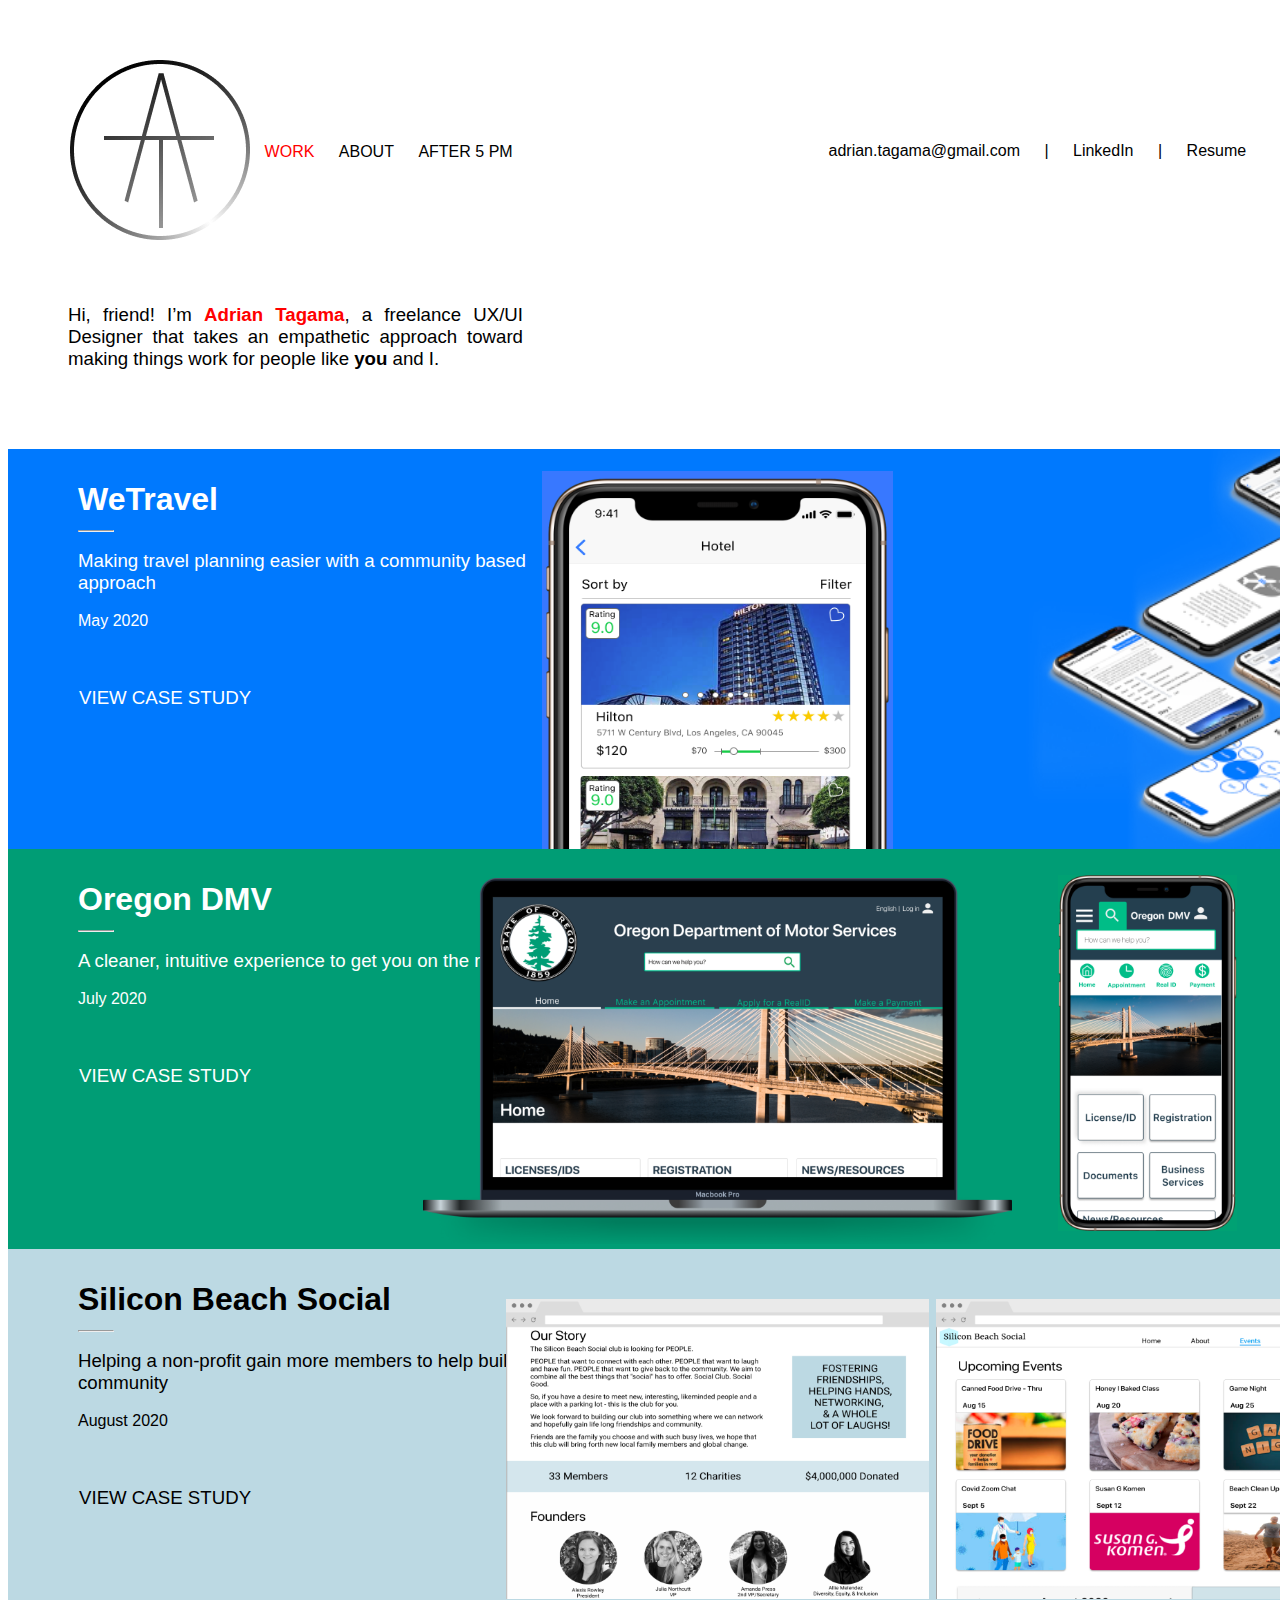
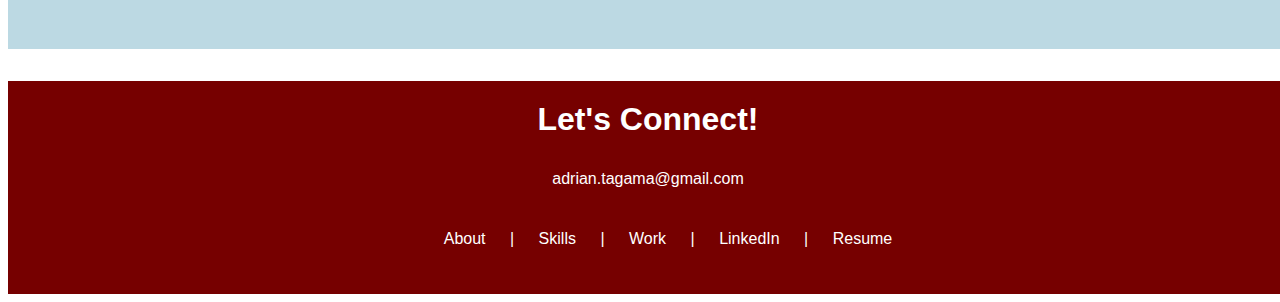
<file: index.html>
<!DOCTYPE html>
<html lang="en">
<head>
    <link rel="stylesheet" href="css/style.css" type="text/css">
    <meta charset="UTF-8">
    <meta name="viewport" content="width=device-width, initial-scale=1.0">
    <title>Adrian Tagama - Home</title>
</head>

<body>
    <header>
        <!-- LOGO -->
        <div class="inline-block logo">
            <img src="images/Logo.png">            
        </div>

        <!-- NAV -->
        <nav class="inline-block">
            <ul>
                <li class="inline-block" style="color:red;">WORK</li>
                <li class="inline-block">ABOUT</li>
                <li class="inline-block">AFTER 5 PM</li>
            </ul>
        </nav>
        <div class="inline-block" id="contact">
            <ul>
                <li class="inline-block">adrian.tagama@gmail.com</li>
                <li class="inline-block">|</li>
                <li class="inline-block">LinkedIn</li>
                <li class="inline-block">|</li>
                <li class="inline-block">Resume</li>
            </ul>
        </div>
    </header>
    
    <section>
        <div class="tag">
            <p class="tagline">
                Hi, friend! I’m <name style="color:red; font-weight: bold;">Adrian Tagama</name>, 
                a freelance UX/UI Designer that takes an empathetic approach toward making things 
                work for people like <b>you</b> and I.
            </p>
        </div>

        <div class="projects">
            <!-- WETRAVEL CARD -->
            <div class="wt inline-block">
                <div class="caseStudyInfo">
                    <p class="caseStudyTitle">
                        WeTravel
                    </p>
                    <hr class="separator">
                    <p class="caseStudyDescription">
                        Making travel planning easier with a community based approach
                    </p>
                    <p class="caseStudyDate">
                        May 2020
                    </p>
                    <button class="wtButton">VIEW CASE STUDY</button>
                </div>
                <div class="inline-block">
                    <img src="./images/WeTravel_Screenshot_Hotel.png" id="wtHotel">
                    <img src="./images/WeTravel_Mockups.png" id="wtMockups">
                </div>
            </div>

            <!-- OREGON DMV CARD -->
            <div class="oregon inline-block">
                <div class="caseStudyInfo">
                    <p class="caseStudyTitle">
                        Oregon DMV
                    </p>
                    <hr class="separator">
                    <p class="caseStudyDescription">
                        A cleaner, intuitive experience to get you on the road
                    </p>
                    <p class="caseStudyDate">
                        July 2020
                    </p>
                    <button class="dmvButton">VIEW CASE STUDY</button>
                </div>
                <div class="inline-block">
                    <img src="./images/oregon_desktop.png" id="dmvDesktop">
                    <img src="./images/oregon_mobile.png" id="dmvMobile">
                </div>
            </div>

            <!-- SILICON BEACH SOCIAL CARD -->
            <div class="sbs inline-block">
                <div class="caseStudyInfo">
                    <p class="caseStudyTitle">
                        Silicon Beach Social
                    </p>
                    <hr class="separator">
                    <p class="caseStudyDescription">
                        Helping a non-profit gain more members to help build their community
                    </p>
                    <p class="caseStudyDate">
                        August 2020
                    </p>
                    <button class="sbsButton">VIEW CASE STUDY</button>
                </div>
                <div class="inline-block">
                    <img src="./images/sbs-about_1.png" id="sbsAbout">
                    <img src="./images/sbs-events_1.png" id="sbsEvents">
                </div>
            </div>
        </div>
    </section>

    <footer>
        <p id="footerTagline">Let's Connect!</p>
        <p>adrian.tagama@gmail.com</p>
        <ul>
            <li class="inline-block">About</li>
            <li class="inline-block">|</li>
            <li class="inline-block">Skills</li>
            <li class="inline-block">|</li>
            <li class="inline-block">Work</li>
            <li class="inline-block">|</li>
            <li class="inline-block">LinkedIn</li>
            <li class="inline-block">|</li>
            <li class="inline-block">Resume</li>
        </ul>
    </footer>
</body>
</html>
</file>
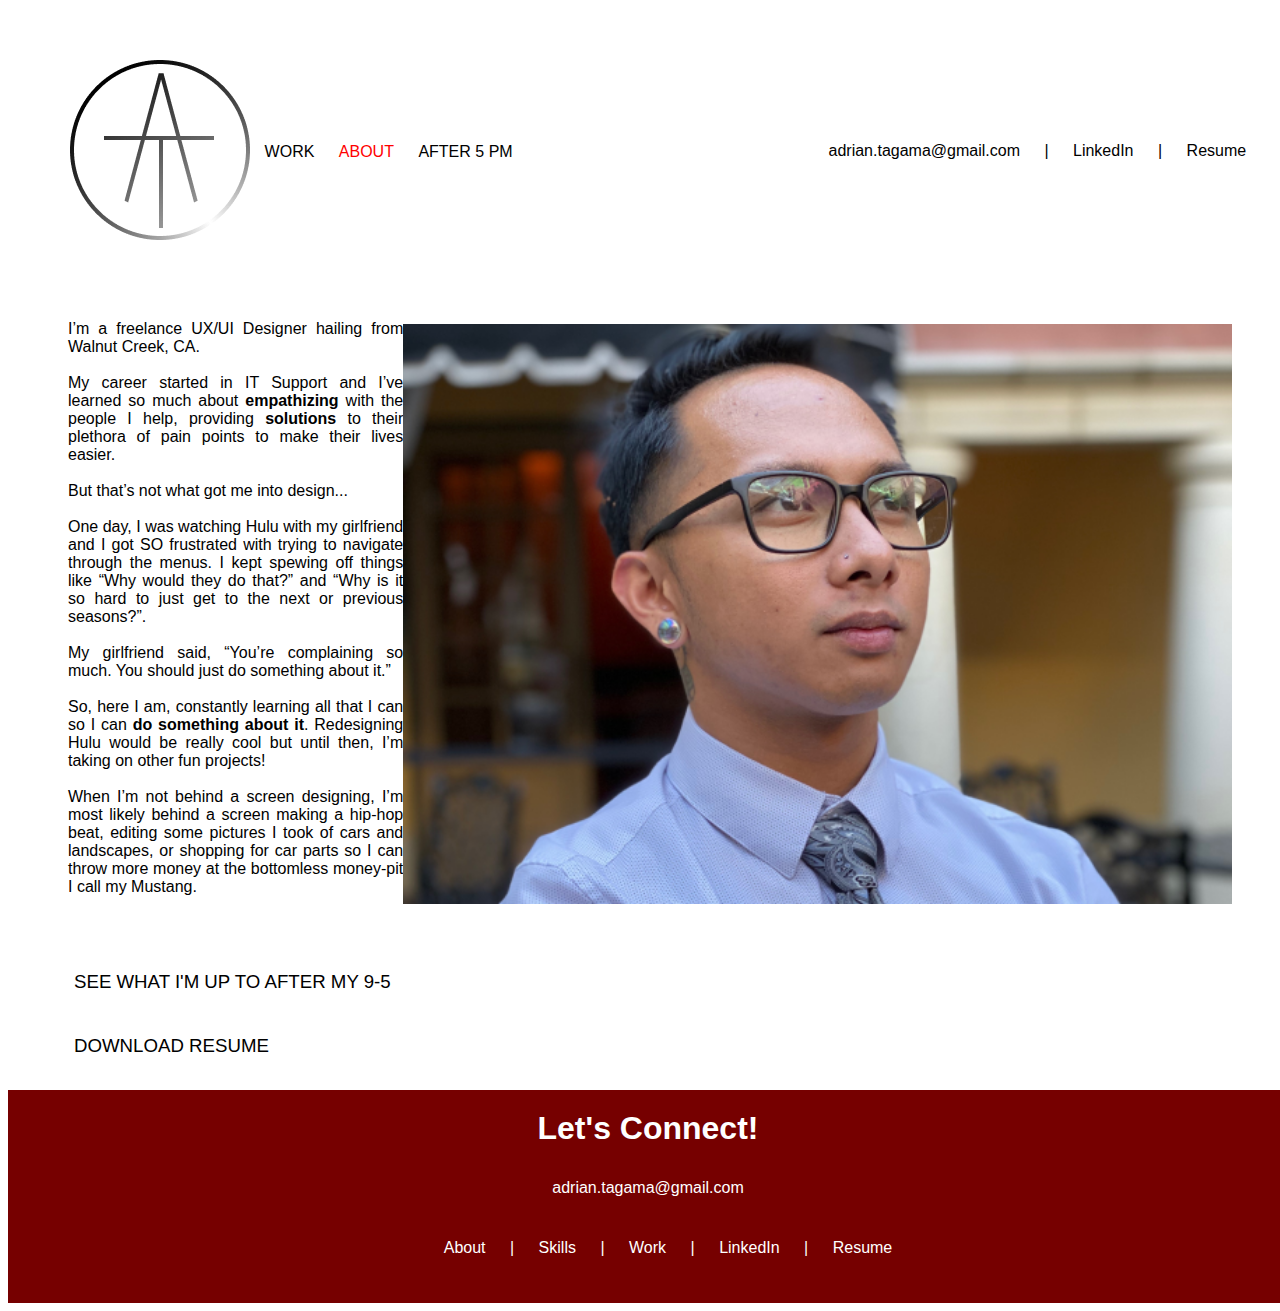
<file: about.html>
<!DOCTYPE html>
<html lang="en">
<head>
    <link rel="stylesheet" href="css/style.css" type="text/css">
    <meta charset="UTF-8">
    <meta name="viewport" content="width=device-width, initial-scale=1.0">
    <title>Adrian Tagama - About</title>
</head>

<body>
    <header>
        <!-- LOGO -->
        <div class="inline-block logo">
            <img src="images/Logo.png" id="logo">            
        </div>

        <!-- NAV -->
        <nav class="inline-block">
            <ul>
                <li class="inline-block">WORK</li>
                <li class="inline-block" style="color:red;">ABOUT</li>
                <li class="inline-block">AFTER 5 PM</li>
            </ul>
        </nav>

        <!-- CONTACT INFO -->
        <div class="inline-block contact" id="contact">
            <ul>
                <li class="inline-block">adrian.tagama@gmail.com</li>
                <li class="inline-block">|</li>
                <li class="inline-block">LinkedIn</li>
                <li class="inline-block">|</li>
                <li class="inline-block">Resume</li>
            </ul>
        </div>
    </header>

    <section class="aboutContent">
        <div class="aboutMe">
        <p>
            I’m a freelance UX/UI Designer hailing from Walnut Creek, CA.<br><br>

            My career started in IT Support and I’ve learned so much about <b>empathizing</b> 
            with the people I help, providing <b>solutions</b> to their plethora of pain points to make their lives easier. <br><br>
            
            But that’s not what got me into design...<br><br>
            
            One day, I was watching Hulu with my girlfriend and I got SO frustrated with trying to navigate through the menus. 
            I kept spewing off things like “Why would they do that?” and “Why is it so hard to just get to the next or previous seasons?”.<br><br>
            
            My girlfriend said, “You’re complaining so much. You should just do something about it.”<br><br>
            
            So, here I am, constantly learning all that I can so I can <b>do something about it</b>. 
            Redesigning Hulu would be really cool but until then, I’m taking on other fun projects!<br><br>
            
            When I’m not behind a screen designing, I’m most likely behind a screen making a hip-hop beat, editing some pictures I took of cars and landscapes, 
            or shopping for car parts so I can throw more money at the bottomless money-pit I call my Mustang.<br><br>
        </p>
        <button>SEE WHAT I'M UP TO AFTER MY 9-5</button>
        <button>DOWNLOAD RESUME</button>
        </div>
        <div>
            <img src="images/me_1.png" id="mePic"> <!-- INSERT PHOTO OF ME HERE-->
        </div>
    </section>

    <footer>
        <p id="footerTagline">Let's Connect!</p>
        <p>adrian.tagama@gmail.com</p>
        <ul>
            <li class="inline-block">About</li>
            <li class="inline-block">|</li>
            <li class="inline-block">Skills</li>
            <li class="inline-block">|</li>
            <li class="inline-block">Work</li>
            <li class="inline-block">|</li>
            <li class="inline-block">LinkedIn</li>
            <li class="inline-block">|</li>
            <li class="inline-block">Resume</li>
        </ul>
    </footer>

</body>

</html>
</file>
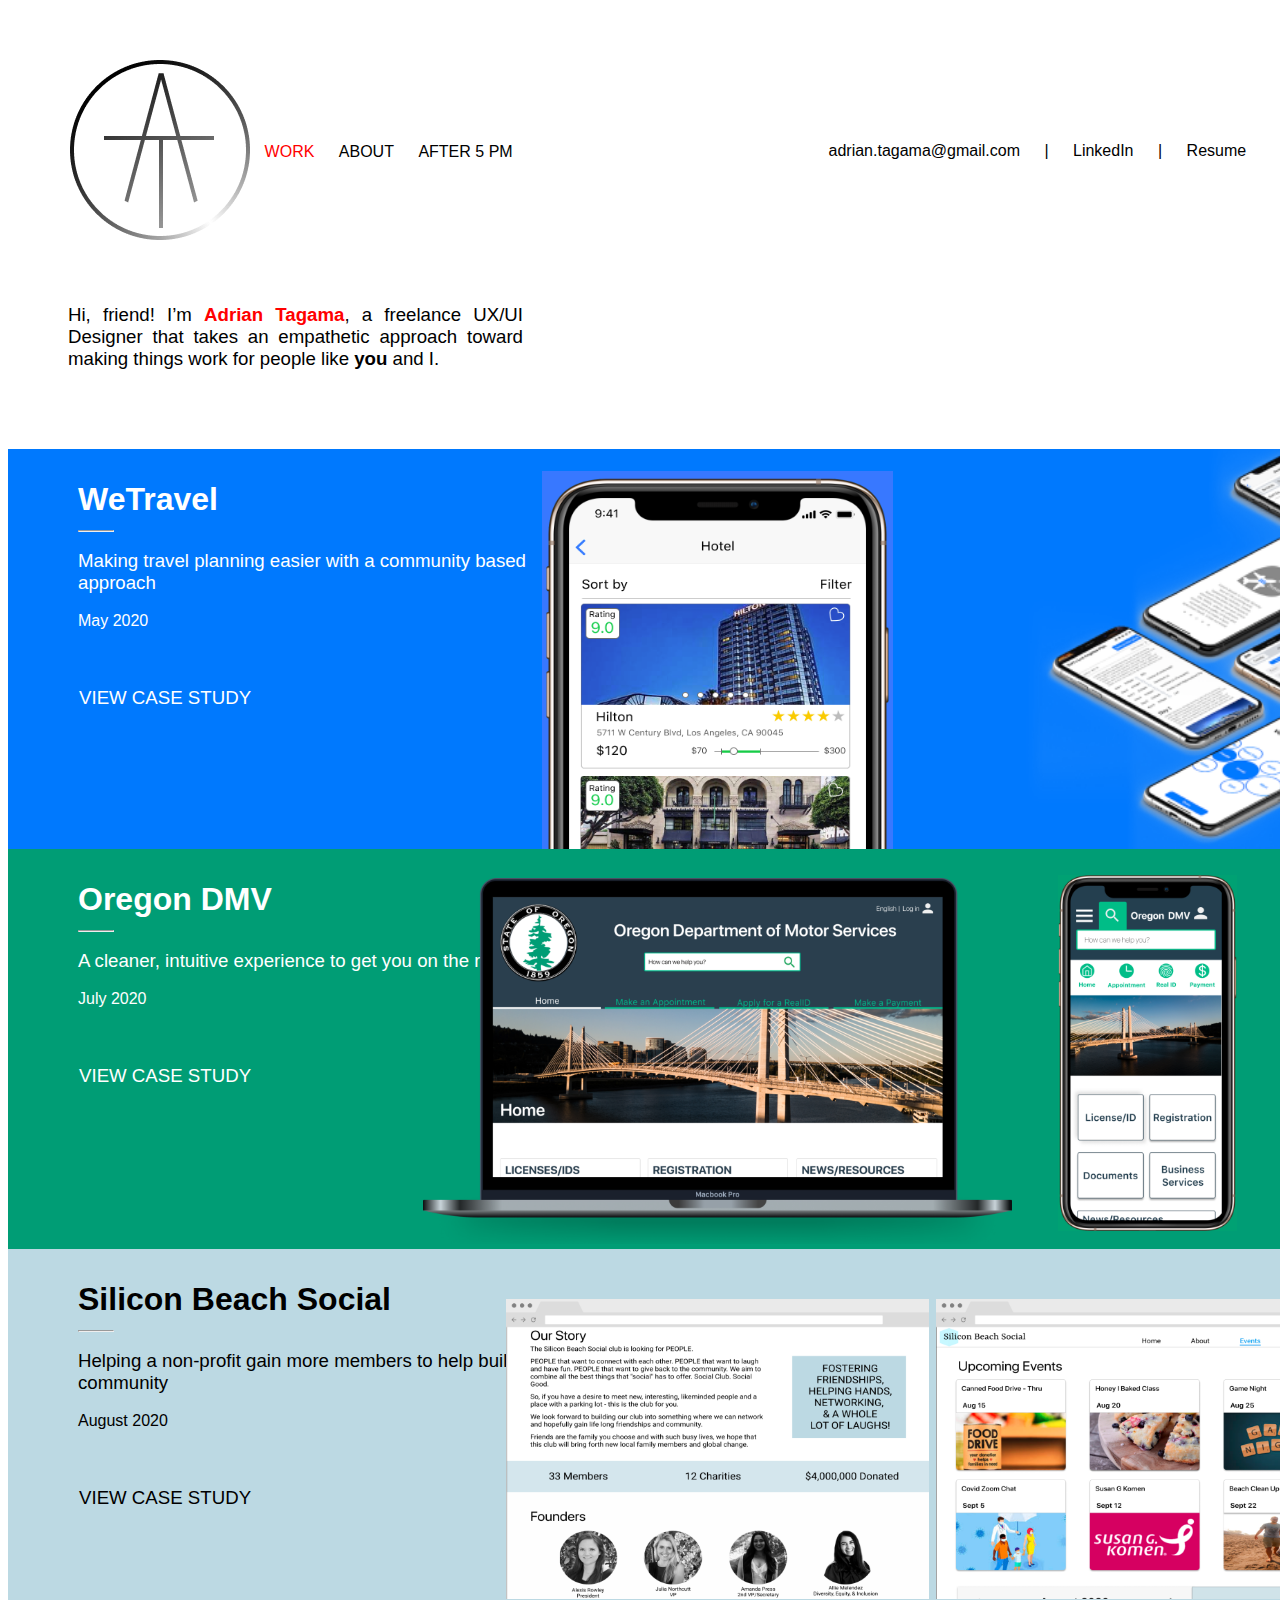
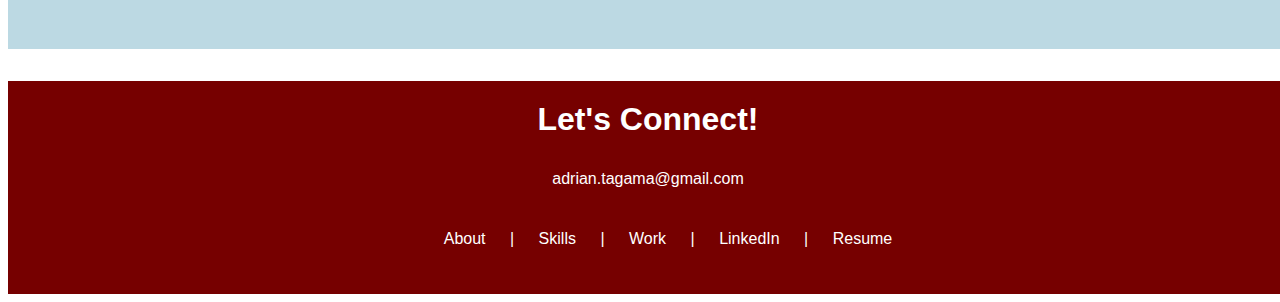
<file: home.html>
<!DOCTYPE html>
<html lang="en">
<head>
    <link rel="stylesheet" href="css/style.css" type="text/css">
    <meta charset="UTF-8">
    <meta name="viewport" content="width=device-width, initial-scale=1.0">
    <title>Adrian Tagama - Home</title>
</head>

<body>
    <header>
        <!-- LOGO -->
        <div class="inline-block logo">
            <img src="images/Logo.png">            
        </div>

        <!-- NAV -->
        <nav class="inline-block">
            <ul>
                <li class="inline-block" style="color:red;">WORK</li>
                <li class="inline-block">ABOUT</li>
                <li class="inline-block">AFTER 5 PM</li>
            </ul>
        </nav>
        <div class="inline-block" id="contact">
            <ul>
                <li class="inline-block">adrian.tagama@gmail.com</li>
                <li class="inline-block">|</li>
                <li class="inline-block">LinkedIn</li>
                <li class="inline-block">|</li>
                <li class="inline-block">Resume</li>
            </ul>
        </div>
    </header>
    
    <section>
        <div class="tag">
            <p class="tagline">
                Hi, friend! I’m <name style="color:red; font-weight: bold;">Adrian Tagama</name>, 
                a freelance UX/UI Designer that takes an empathetic approach toward making things 
                work for people like <b>you</b> and I.
            </p>
        </div>

        <div class="projects">
            <!-- WETRAVEL CARD -->
            <div class="wt inline-block">
                <div class="caseStudyInfo">
                    <p class="caseStudyTitle">
                        WeTravel
                    </p>
                    <hr class="separator">
                    <p class="caseStudyDescription">
                        Making travel planning easier with a community based approach
                    </p>
                    <p class="caseStudyDate">
                        May 2020
                    </p>
                    <button class="wtButton">VIEW CASE STUDY</button>
                </div>
                <div class="inline-block">
                    <img src="./images/WeTravel_Screenshot_Hotel.png" id="wtHotel">
                    <img src="./images/WeTravel_Mockups.png" id="wtMockups">
                </div>
            </div>

            <!-- OREGON DMV CARD -->
            <div class="oregon inline-block">
                <div class="caseStudyInfo">
                    <p class="caseStudyTitle">
                        Oregon DMV
                    </p>
                    <hr class="separator">
                    <p class="caseStudyDescription">
                        A cleaner, intuitive experience to get you on the road
                    </p>
                    <p class="caseStudyDate">
                        July 2020
                    </p>
                    <button class="dmvButton">VIEW CASE STUDY</button>
                </div>
                <div class="inline-block">
                    <img src="./images/oregon_desktop.png" id="dmvDesktop">
                    <img src="./images/oregon_mobile.png" id="dmvMobile">
                </div>
            </div>

            <!-- SILICON BEACH SOCIAL CARD -->
            <div class="sbs inline-block">
                <div class="caseStudyInfo">
                    <p class="caseStudyTitle">
                        Silicon Beach Social
                    </p>
                    <hr class="separator">
                    <p class="caseStudyDescription">
                        Helping a non-profit gain more members to help build their community
                    </p>
                    <p class="caseStudyDate">
                        August 2020
                    </p>
                    <button class="sbsButton">VIEW CASE STUDY</button>
                </div>
                <div class="inline-block">
                    <img src="./images/sbs-about_1.png" id="sbsAbout">
                    <img src="./images/sbs-events_1.png" id="sbsEvents">
                </div>
            </div>
        </div>
    </section>

    <footer>
        <p id="footerTagline">Let's Connect!</p>
        <p>adrian.tagama@gmail.com</p>
        <ul>
            <li class="inline-block">About</li>
            <li class="inline-block">|</li>
            <li class="inline-block">Skills</li>
            <li class="inline-block">|</li>
            <li class="inline-block">Work</li>
            <li class="inline-block">|</li>
            <li class="inline-block">LinkedIn</li>
            <li class="inline-block">|</li>
            <li class="inline-block">Resume</li>
        </ul>
    </footer>
</body>
</html>
</file>
<file: css/style.css>
.inline-block {
    display: inline-block;
    vertical-align: middle
    ;
}

ul {
    font-family: -apple-system, BlinkMacSystemFont, sans-serif;
}

p {
    font-family: -apple-system, BlinkMacSystemFont, sans-serif;
}

button {
    margin-top: 40px;
    background-color: transparent;
    font-size: 14pt;
    width: fit-content;
    border: none;
}



/* HEADER */
header {
    width: 94%;
    height: auto;
    margin-top: 60px;
    margin-left: 60px;
    margin-right: 60px;
}
.logo {
    width: 12%;
    text-align: center;
}

/* nav */
nav {
    width: auto;
    height: auto;
    font-size: 12pt;
}
nav ul {
    width: auto;
}
nav ul li {
    width: auto;
    margin: 10px;
}

/* contact */
#contact {
    float: right;
    padding: 56px 0;
    width: auto;

}

#contact.inline-block ul li {
    margin: 10px;
    text-align: center;
}

/* --__HOME__-- */
.projects {
    width: 100vw;
    display: flex;
    flex-direction: column;
}
.tag {
    height: auto;
    width: 455px;
    margin-left: 60px;
    margin-right: 60px;
    margin-top: 60px;
    text-align: justify;
    font-size: 14pt;
}

/* Projects */

.caseStudyInfo{
    margin-left: 70px;
    width: 500px;
    overflow-wrap: normal;
    vertical-align: top;
    text-align: left;
}

.caseStudyDescription {
    font-size: 14pt;
}
.caseStudyDate {
    font-size: 12pt;
    font-weight: lighter;
}
.caseStudyTitle {
    font-size: 24pt;
    font-weight: bold;

}

.separator {
    width:34px;
    float: left;
    margin-top: -20px;
}

/* weTravel card */
.wt {
    background-color: #0079fe;
    margin-top: 60px;
    width: 100vw;
    height: 400px;
    position: relative;
    overflow: hidden;
    text-align: right;
    color: white;
}

.wtButton {
    margin-top: 40px;
    margin-left: -5px;
    background-color: transparent;
    font-size: 14pt;
    width: fit-content;
    border: none;
    color: white;
}

#wtHotel {
    height: 654px;
    width: 351px;
    position: absolute;
    top: -9700px;
    bottom: -9999px;
    left: -9860px;
    right: -9999px;
    margin: auto;
}

#wtMockups {
    height: 400px;
    width: 560px;
    position: absolute;
    top: -9999px;
    bottom: -9999px;
    left: -9050px;
    right: -9999px;
    margin: auto;
}

/* Oregon DMV card */

.oregon {
    background-color: #009D75;
    width: 100vw;
    height: 400px;
    position: relative;
    overflow: hidden;
    text-align: right;
    color: white;
}

.dmvButton {
    margin-top: 40px;
    margin-left: -5px;
    background-color: transparent;
    font-size: 14pt;
    width: fit-content;
    border: none;
    color: white;
}

#dmvDesktop {
    height: 366px;
    position: absolute;
    top: -9975px;
    bottom: -9999px;
    left: -9860px;
    right: -9999px;
    margin: auto;
}

#dmvMobile {
    height: 356px;
    position: absolute;
    top: -9990px;
    bottom: -9999px;
    left: -9000px;
    right: -9999px;
    margin: auto;
}

/*  Silicon Beach Social card */

.sbs {
    background-color: #BCD9E3;
    width: 100vw;
    height: 400px;
    position: relative;
    overflow: hidden;
    text-align: right;
}

.sbsButton {
    margin-top: 40px;
    margin-left: -5px;
    background-color: transparent;
    font-size: 14pt;
    width: fit-content;
    border: none;
}

#sbsAbout {
    height: 300px;
    position: absolute;
    top: -9999px;
    bottom: -9999px;
    left: -9860px;
    right: -9999px;
    margin: auto;
}

#sbsEvents {
    height: 300px;
    position: absolute;
    top: -9999px;
    bottom: -9999px;
    left: -9000px;
    right: -9999px;
    margin: auto;
}


/* --__ABOUT__-- */
.aboutContent {
    display: flex;
    justify-content: space-between;
    white-space: nowrap;
    margin-top: 60px;
    margin-left: 60px;
    margin-right: 60px;
}

.aboutMe {
    white-space: normal;
    text-align: justify;
    width: 500px;
    height: auto;
}

#mePic {
    height: 580px;
    margin-top: 20px;
    margin-right: -20px;
}

/* FOOTER */
footer {
    background-color: #760000;
    width: 100vw;
    height: auto;
    bottom: 0;
    text-align: center;
}

#footerTagline {
    font-family: -apple-system, BlinkMacSystemFont, sans-serif;
    font-size: 24pt;
    font-weight: bold;
    color: white;
    padding-top: 20px;
}

footer p {
    color: white;
}
footer ul {
    list-style-type: none;
    display: inline-block;
    vertical-align: top;
    text-align: center;
    color: white;
    padding-bottom: 20px;
}

footer ul li {
    padding: 10px;
    color: white;
}
</file>
